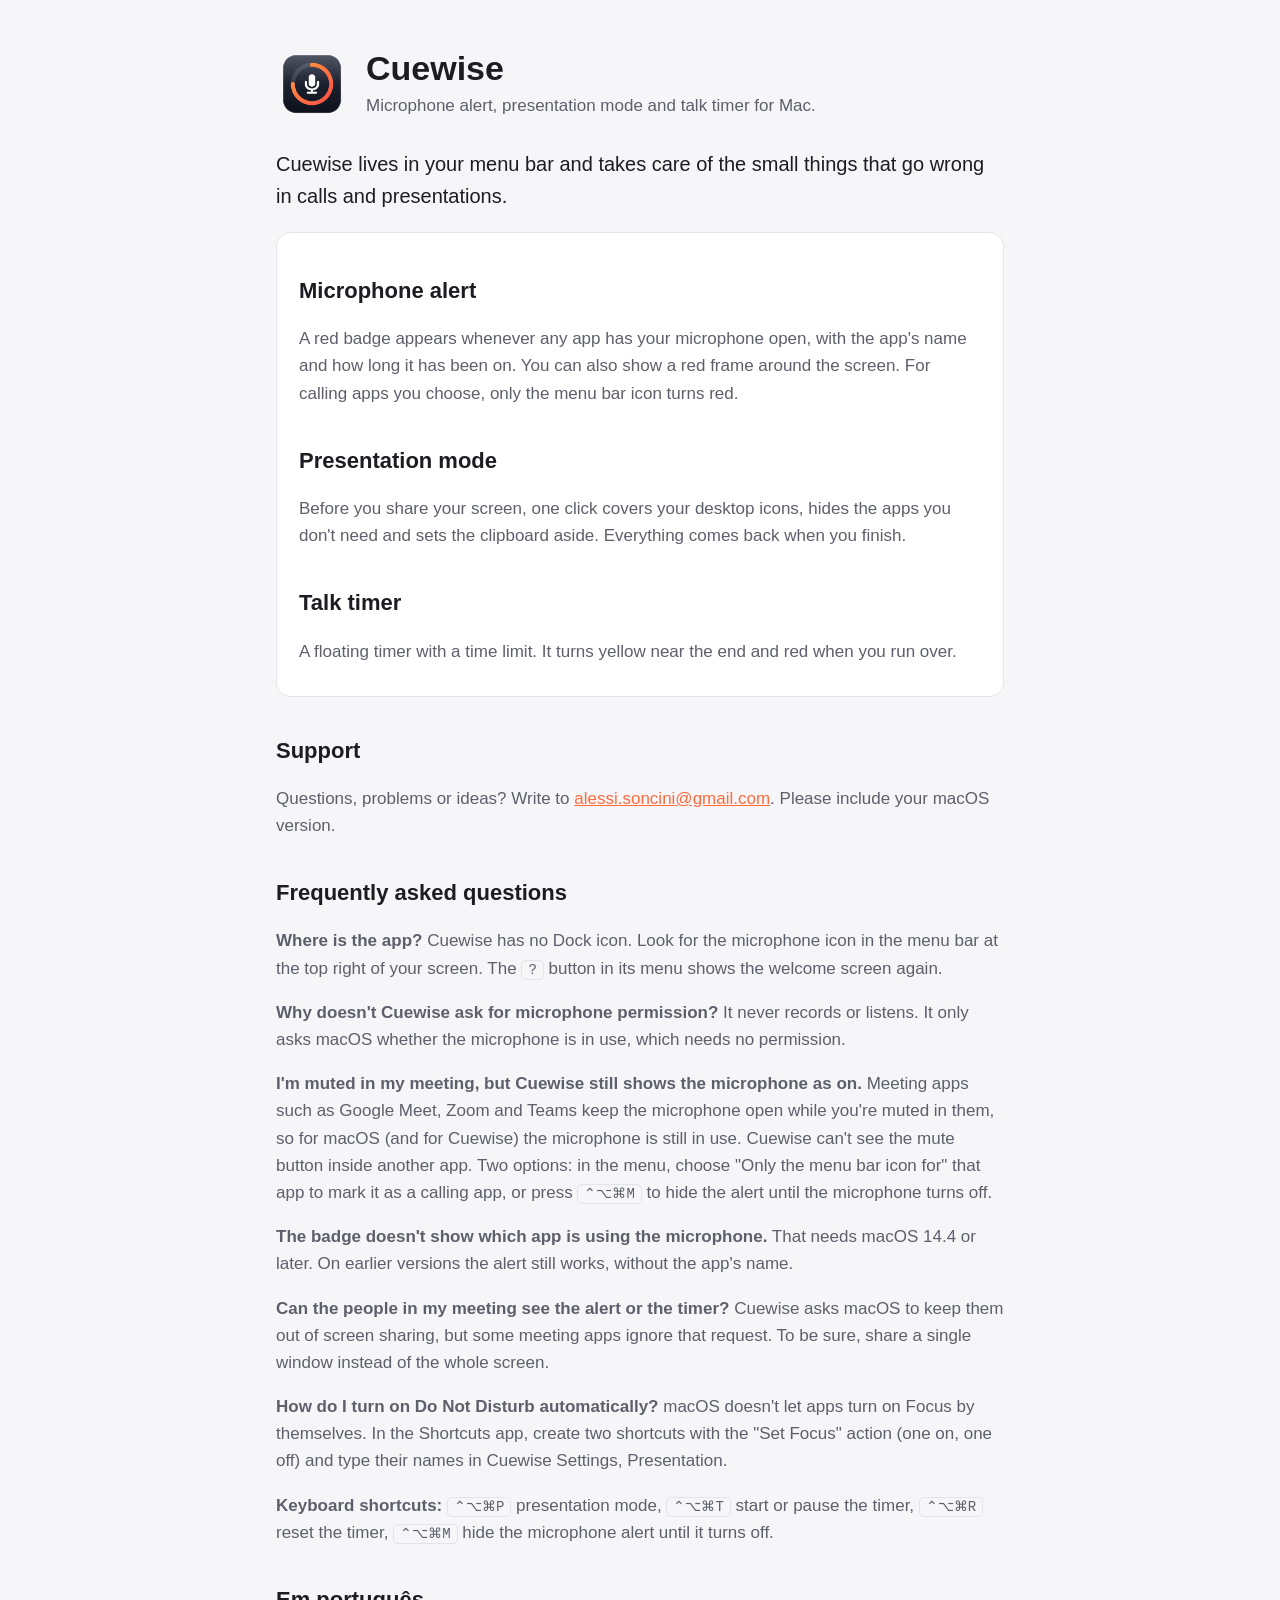
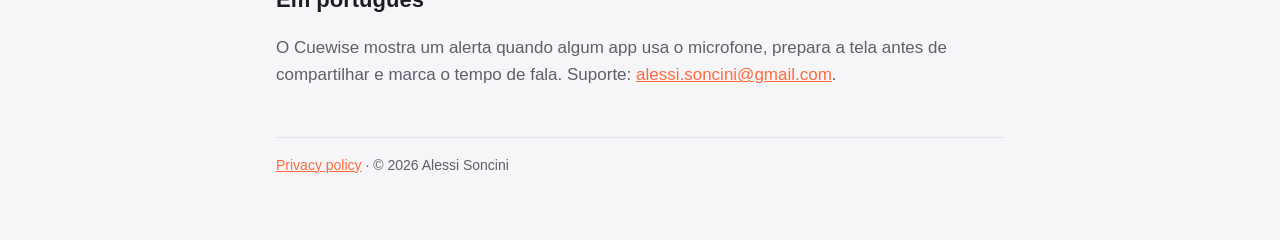
<file: index.html>
<!doctype html>
<html lang="en">
<head>
<meta charset="utf-8">
<meta name="viewport" content="width=device-width, initial-scale=1">
<title>Cuewise</title>
<meta name="description" content="Cuewise for Mac: microphone alert, presentation mode and talk timer in your menu bar.">
<link rel="icon" href="icon.png">
<link rel="stylesheet" href="style.css">
</head>
<body>
<main>
<header>
  <img src="icon.png" alt="Cuewise icon">
  <div>
    <h1>Cuewise</h1>
    <p style="margin:4px 0 0">Microphone alert, presentation mode and talk timer for Mac.</p>
  </div>
</header>

<p class="lead">Cuewise lives in your menu bar and takes care of the small things that go wrong in calls and presentations.</p>

<div class="card">
<h2>Microphone alert</h2>
<p>A red badge appears whenever any app has your microphone open, with the app's name and how long it has been on. You can also show a red frame around the screen. For calling apps you choose, only the menu bar icon turns red.</p>
<h2>Presentation mode</h2>
<p>Before you share your screen, one click covers your desktop icons, hides the apps you don't need and sets the clipboard aside. Everything comes back when you finish.</p>
<h2>Talk timer</h2>
<p>A floating timer with a time limit. It turns yellow near the end and red when you run over.</p>
</div>

<h2>Support</h2>
<p>Questions, problems or ideas? Write to <a href="mailto:alessi.soncini@gmail.com?subject=Cuewise">alessi.soncini@gmail.com</a>. Please include your macOS version.</p>

<h2>Frequently asked questions</h2>
<p><strong>Where is the app?</strong> Cuewise has no Dock icon. Look for the microphone icon in the menu bar at the top right of your screen. The <kbd>?</kbd> button in its menu shows the welcome screen again.</p>
<p><strong>Why doesn't Cuewise ask for microphone permission?</strong> It never records or listens. It only asks macOS whether the microphone is in use, which needs no permission.</p>
<p><strong>I'm muted in my meeting, but Cuewise still shows the microphone as on.</strong> Meeting apps such as Google Meet, Zoom and Teams keep the microphone open while you're muted in them, so for macOS (and for Cuewise) the microphone is still in use. Cuewise can't see the mute button inside another app. Two options: in the menu, choose "Only the menu bar icon for" that app to mark it as a calling app, or press <kbd>⌃⌥⌘M</kbd> to hide the alert until the microphone turns off.</p>
<p><strong>The badge doesn't show which app is using the microphone.</strong> That needs macOS 14.4 or later. On earlier versions the alert still works, without the app's name.</p>
<p><strong>Can the people in my meeting see the alert or the timer?</strong> Cuewise asks macOS to keep them out of screen sharing, but some meeting apps ignore that request. To be sure, share a single window instead of the whole screen.</p>
<p><strong>How do I turn on Do Not Disturb automatically?</strong> macOS doesn't let apps turn on Focus by themselves. In the Shortcuts app, create two shortcuts with the "Set Focus" action (one on, one off) and type their names in Cuewise Settings, Presentation.</p>
<p><strong>Keyboard shortcuts:</strong> <kbd>⌃⌥⌘P</kbd> presentation mode, <kbd>⌃⌥⌘T</kbd> start or pause the timer, <kbd>⌃⌥⌘R</kbd> reset the timer, <kbd>⌃⌥⌘M</kbd> hide the microphone alert until it turns off.</p>

<h2>Em português</h2>
<p>O Cuewise mostra um alerta quando algum app usa o microfone, prepara a tela antes de compartilhar e marca o tempo de fala. Suporte: <a href="mailto:alessi.soncini@gmail.com?subject=Cuewise">alessi.soncini@gmail.com</a>.</p>

<footer><a href="privacy.html">Privacy policy</a> · © 2026 Alessi Soncini</footer>
</main>
</body>
</html>
</file>
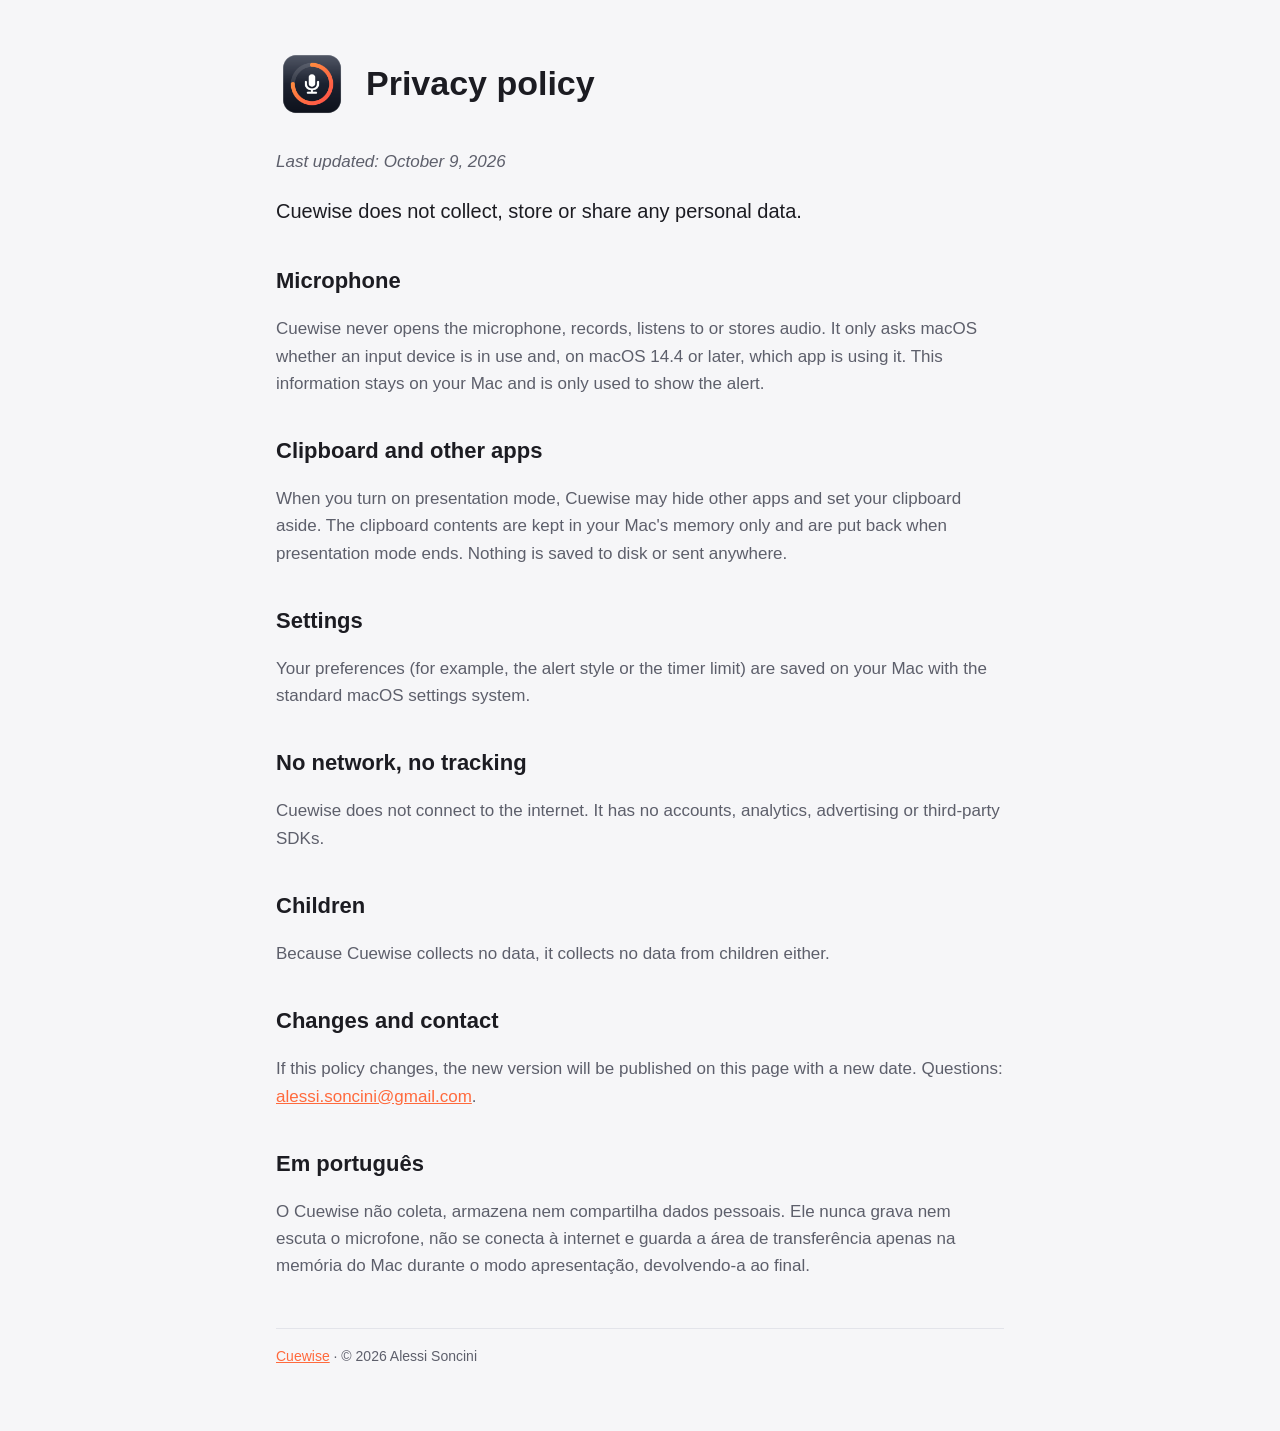
<file: privacy.html>
<!doctype html>
<html lang="en">
<head>
<meta charset="utf-8">
<meta name="viewport" content="width=device-width, initial-scale=1">
<title>Cuewise Privacy Policy</title>
<link rel="icon" href="icon.png">
<link rel="stylesheet" href="style.css">
</head>
<body>
<main>
<header>
  <img src="icon.png" alt="Cuewise icon">
  <h1>Privacy policy</h1>
</header>
<p><em>Last updated: October 9, 2026</em></p>

<p class="lead">Cuewise does not collect, store or share any personal data.</p>

<h2>Microphone</h2>
<p>Cuewise never opens the microphone, records, listens to or stores audio. It only asks macOS whether an input device is in use and, on macOS 14.4 or later, which app is using it. This information stays on your Mac and is only used to show the alert.</p>

<h2>Clipboard and other apps</h2>
<p>When you turn on presentation mode, Cuewise may hide other apps and set your clipboard aside. The clipboard contents are kept in your Mac's memory only and are put back when presentation mode ends. Nothing is saved to disk or sent anywhere.</p>

<h2>Settings</h2>
<p>Your preferences (for example, the alert style or the timer limit) are saved on your Mac with the standard macOS settings system.</p>

<h2>No network, no tracking</h2>
<p>Cuewise does not connect to the internet. It has no accounts, analytics, advertising or third-party SDKs.</p>

<h2>Children</h2>
<p>Because Cuewise collects no data, it collects no data from children either.</p>

<h2>Changes and contact</h2>
<p>If this policy changes, the new version will be published on this page with a new date. Questions: <a href="mailto:alessi.soncini@gmail.com?subject=Cuewise%20privacy">alessi.soncini@gmail.com</a>.</p>

<h2>Em português</h2>
<p>O Cuewise não coleta, armazena nem compartilha dados pessoais. Ele nunca grava nem escuta o microfone, não se conecta à internet e guarda a área de transferência apenas na memória do Mac durante o modo apresentação, devolvendo-a ao final.</p>

<footer><a href="index.html">Cuewise</a> · © 2026 Alessi Soncini</footer>
</main>
</body>
</html>
</file>
<file: style.css>
:root { --bg: #f6f6f8; --card: #ffffff; --text: #1c1c22; --muted: #5d5f6b; --line: #e3e4ea; --accent: #ff6a3d; }
@media (prefers-color-scheme: dark) {
  :root { --bg: #0e121c; --card: #171c28; --text: #eef0f5; --muted: #a3a8b8; --line: #283043; --accent: #ff8a5c; }
}
* { box-sizing: border-box; }
body { margin: 0; background: var(--bg); color: var(--text); font: 17px/1.6 -apple-system, BlinkMacSystemFont, "Segoe UI", Roboto, sans-serif; }
main { max-width: 760px; margin: 0 auto; padding: 48px 16px 64px; }
header { display: flex; align-items: center; gap: 18px; margin-bottom: 28px; }
header img { width: 72px; height: 72px; }
h1 { font-size: 34px; line-height: 1.15; margin: 0; }
h2 { font-size: 22px; margin: 36px 0 8px; }
p, li { color: var(--muted); }
.lead { font-size: 20px; color: var(--text); }
.card { background: var(--card); border: 1px solid var(--line); border-radius: 14px; padding: 4px 22px 14px; margin: 18px 0; }
a { color: var(--accent); }
kbd { font: 14px ui-monospace, SFMono-Regular, Menlo, monospace; border: 1px solid var(--line); border-radius: 5px; padding: 1px 6px; }
footer { margin-top: 48px; font-size: 14px; color: var(--muted); border-top: 1px solid var(--line); padding-top: 16px; }
</file>
